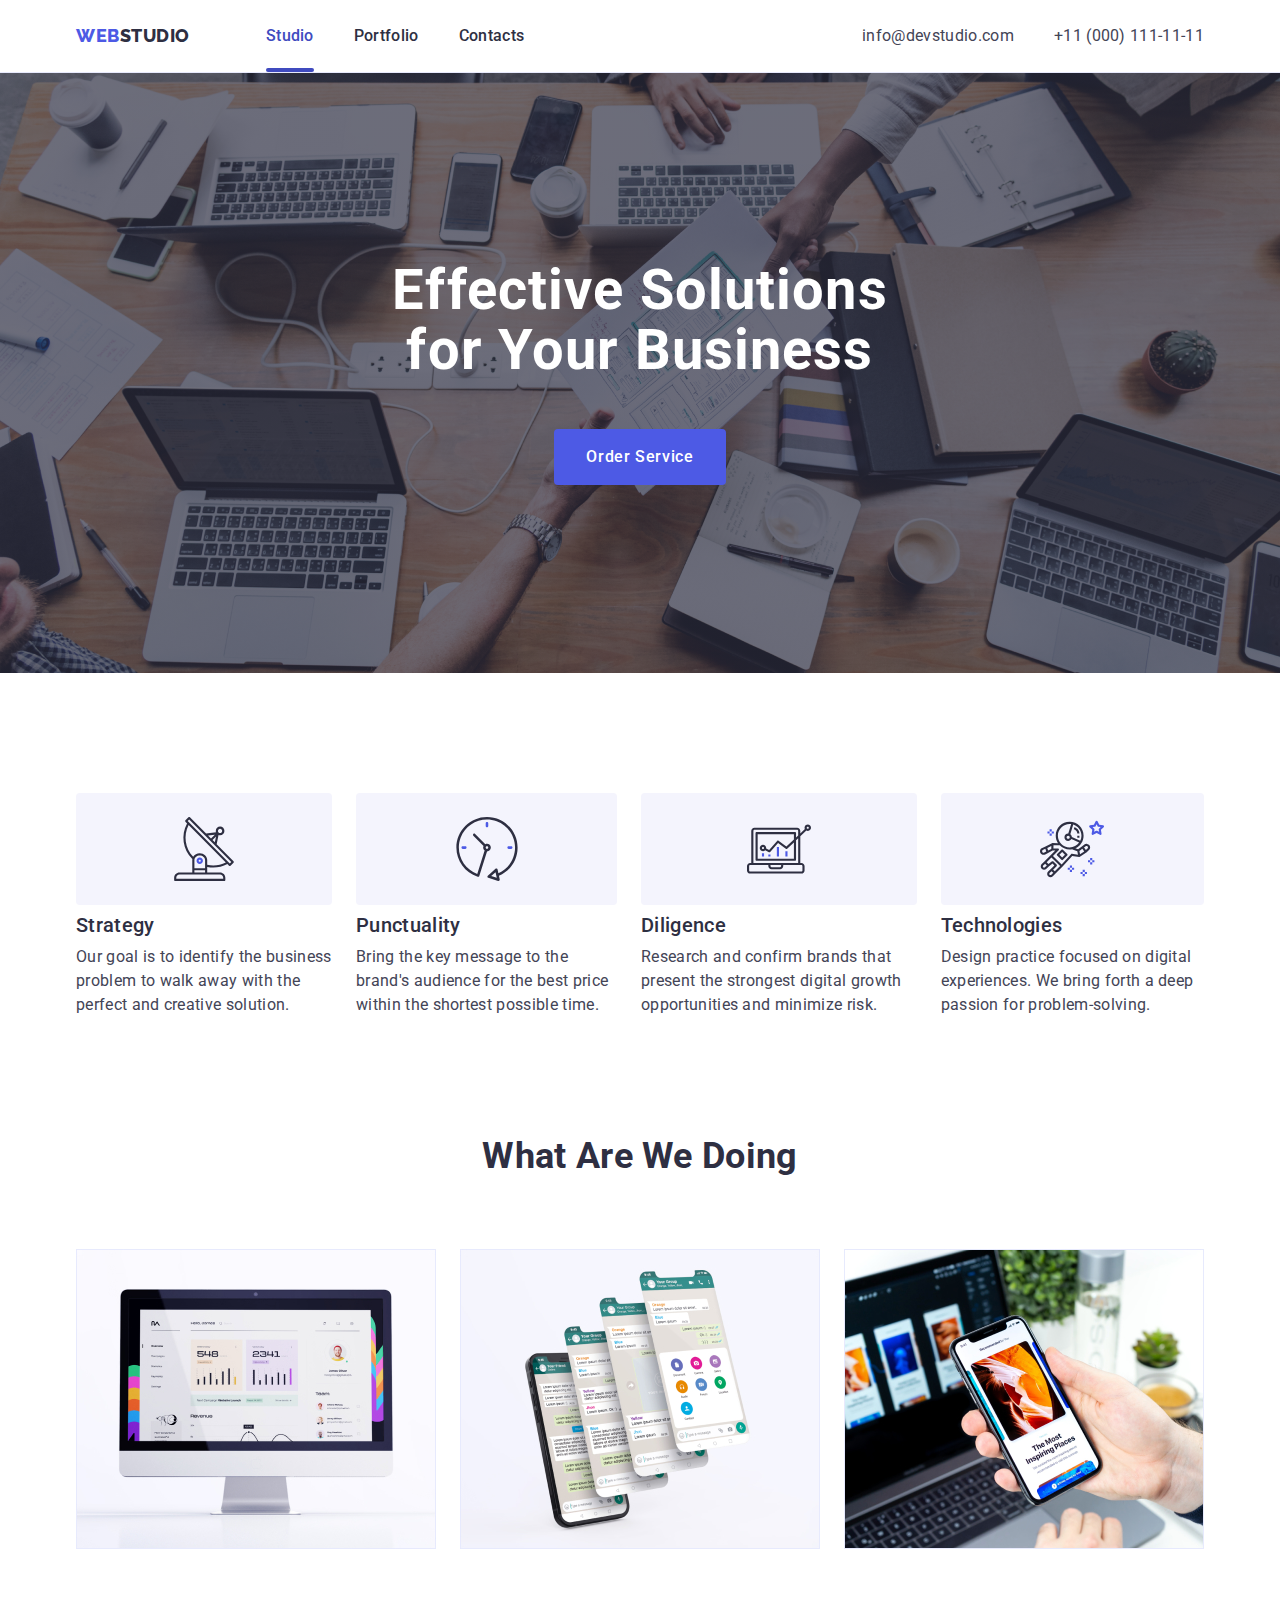
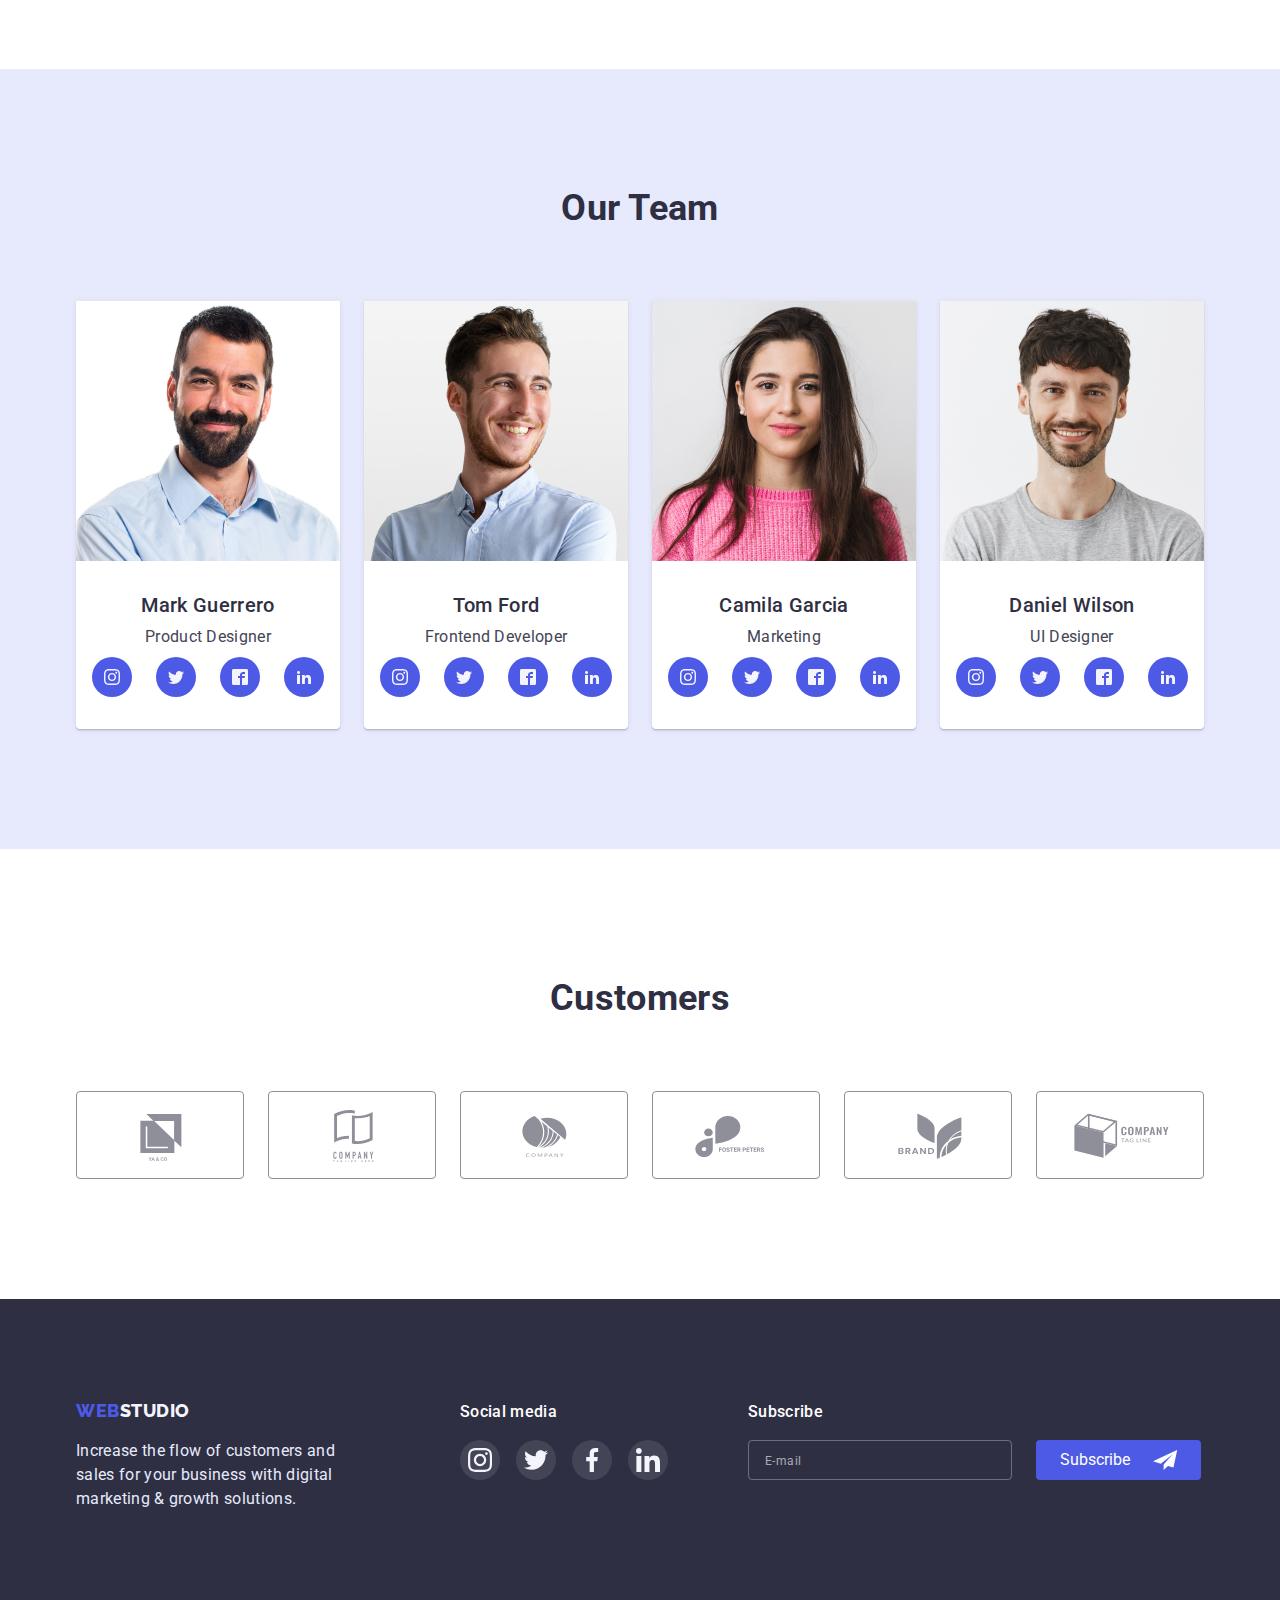
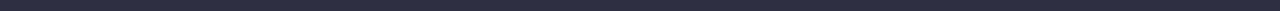
<file: index.html>
<!DOCTYPE html>
<html lang="en">
	<head>
		<meta charset="UTF-8" />
		<meta http-equiv="X-UA-Compatible" content="IE=edge" />
		<meta name="viewport" content="width=device-width, initial-scale=1.0" />
		<title>WebStudio</title>
		<link rel="preconnect" href="https://fonts.googleapis.com" />
		<link rel="preconnect" href="https://fonts.gstatic.com" crossorigin />
		<link
			href="https://fonts.googleapis.com/css2?family=Raleway:wght@800&family=Roboto:wght@400;500;700;900&display=swap"
			rel="stylesheet"
		/>
		<link
			rel="stylesheet"
			href="https://cdnjs.cloudflare.com/ajax/libs/modern-normalize/1.1.0/modern-normalize.min.css"
		/>
		<link rel="stylesheet" href="./css/styles.css" />
	</head>
	<body>
		<header class="page-header">
			<div class="container head-list">
				<nav class="head-nav">
					<a href="./index.html" class="logo"> <span class="logo-web">Web</span>Studio</a>

					<ul class="site-nav list">
						<li class="chapter"><a href="./index.html" class="link current">Studio</a></li>
						<li class="chapter"><a href="./portfolio.html" class="link">Portfolio</a></li>
						<li class="chapter"><a href="" class="link">Contacts</a></li>
					</ul>
				</nav>
				<address class="head-address">
					<ul class="address-nav list">
						<li class="chapter"><a href="mailto:info@devstudio.com" class="ping">info@devstudio.com</a></li>
						<li class="chapter"><a href="tel:+110001111111" class="ping">+11 (000) 111-11-11</a></li>
					</ul>
				</address>
			</div>
		</header>

		<main>
			<section class="section hero">
				<div class="container">
					<h1 class="main-title">Effective Solutions for Your Business</h1>
					<button type="button" class="push" data-modal-open>Order Service</button>
				</div>
			</section>

			<section class="section odds">
				<div class="container">
					<h2 class="section-title visually-hidden">Our advantages</h2>
					<ul class="advantages list">
						<li class="chapter">
							<h3 class="section-item">Strategy</h3>
							<p class="item-description skills"
								>Our goal is to identify the business problem to walk away with the perfect and creative solution.</p
							>
						</li>
						<li class="chapter">
							<h3 class="section-item">Punctuality</h3>
							<p class="item-description skills"
								>Bring the key message to the brand's audience for the best price within the shortest possible time.</p
							>
						</li>
						<li class="chapter">
							<h3 class="section-item">Diligence</h3>
							<p class="item-description skills"
								>Research and confirm brands that present the strongest digital growth opportunities and minimize risk.
							</p>
						</li>
						<li class="chapter">
							<h3 class="section-item">Technologies</h3>
							<p class="item-description skills"
								>Design practice focused on digital experiences. We bring forth a deep passion for problem-solving.</p
							>
						</li>
					</ul>
				</div>
			</section>

			<section class="section work">
				<div class="container">
					<h2 class="section-title">What Are We Doing</h2>
					<ul class="work-nav list">
						<li class="chapter">
							<img src="./images/images1.jpg" alt="profile" width="360" height="300" />
						</li>
						<li class="chapter">
							<img src="./images/images2.jpg" alt="apps" width="360" height="300" />
						</li>
						<li class="chapter">
							<img src="./images/images3.jpg" alt="pictures" width="360" height="300" />
						</li>
					</ul>
				</div>
			</section>

			<section class="section tint">
				<div class="container">
					<h2 class="section-title">Our Team</h2>
					<ul class="team-nav list">
						<li class="chapter">
							<img src="./images/imagesMark.jpg" alt="Mark Guerrero" width="264" height="260" />
							<div class="team-name">
								<h3 class="section-item">Mark Guerrero</h3>
								<p class="item-description">Product Designer</p>
								<ul class="team-link">
									<li class="team-social">
										<a href="" class="btn-social">
											<svg class="icon-team-social">
												<use href="./images/sprite.svg#icon-instagram"></use>
											</svg>
										</a>
									</li>
									<li class="team-social">
										<a href="" class="btn-social">
											<svg class="icon-team-social">
												<use href="./images/sprite.svg#icon-twitter"></use>
											</svg>
										</a>
									</li>
									<li class="team-social">
										<a href="" class="btn-social">
											<svg class="icon-team-social">
												<use href="./images/sprite.svg#icon-facebook2"></use>
											</svg>
										</a>
									</li>
									<li class="team-social">
										<a href="" class="btn-social">
											<svg class="icon-team-social">
												<use href="./images/sprite.svg#icon-linkedin2"></use>
											</svg>
										</a>
									</li>
								</ul>
							</div>
						</li>
						<li class="chapter">
							<img src="./images/Tom.Frontend.jpg" alt="Tom Ford" width="264" height="260" />
							<div class="team-name">
								<h3 class="section-item">Tom Ford</h3>
								<p class="item-description">Frontend Developer</p>
								<ul class="team-link">
									<li class="team-social">
										<a href="" class="btn-social">
											<svg class="icon-team-social">
												<use href="./images/sprite.svg#icon-instagram"></use>
											</svg>
										</a>
									</li>
									<li class="team-social">
										<a href="" class="btn-social">
											<svg class="icon-team-social">
												<use href="./images/sprite.svg#icon-twitter"></use>
											</svg>
										</a>
									</li>
									<li class="team-social">
										<a href="" class="btn-social">
											<svg class="icon-team-social">
												<use href="./images/sprite.svg#icon-facebook2"></use>
											</svg>
										</a>
									</li>
									<li class="team-social">
										<a href="" class="btn-social">
											<svg class="icon-team-social">
												<use href="./images/sprite.svg#icon-linkedin2"></use>
											</svg>
										</a>
									</li>
								</ul>
							</div>
						</li>
						<li class="chapter">
							<img src="./images/Camila.Marketing.jpg" alt="Camila Garcia" width="264" height="260" />
							<div class="team-name">
								<h3 class="section-item">Camila Garcia</h3>
								<p class="item-description">Marketing</p>
								<ul class="team-link">
									<li class="team-social">
										<a href="" class="btn-social">
											<svg class="icon-team-social">
												<use href="./images/sprite.svg#icon-instagram"></use>
											</svg>
										</a>
									</li>
									<li class="team-social">
										<a href="" class="btn-social">
											<svg class="icon-team-social">
												<use href="./images/sprite.svg#icon-twitter"></use>
											</svg>
										</a>
									</li>
									<li class="team-social">
										<a href="" class="btn-social">
											<svg class="icon-team-social">
												<use href="./images/sprite.svg#icon-facebook2"></use>
											</svg>
										</a>
									</li>
									<li class="team-social">
										<a href="" class="btn-social">
											<svg class="icon-team-social">
												<use href="./images/sprite.svg#icon-linkedin2"></use>
											</svg>
										</a>
									</li>
								</ul>
							</div>
						</li>
						<li class="chapter">
							<img src="./images/Man.UlDesig.jpg" alt="Daniel Wilson" width="264" height="260" />
							<div class="team-name">
								<h3 class="section-item">Daniel Wilson</h3>
								<p class="item-description">UI Designer</p>
								<ul class="team-link">
									<li class="team-social">
										<a href="" class="btn-social">
											<svg class="icon-team-social">
												<use href="./images/sprite.svg#icon-instagram"></use>
											</svg>
										</a>
									</li>
									<li class="team-social">
										<a href="" class="btn-social">
											<svg class="icon-team-social">
												<use href="./images/sprite.svg#icon-twitter"></use>
											</svg>
										</a>
									</li>
									<li class="team-social">
										<a href="" class="btn-social">
											<svg class="icon-team-social">
												<use href="./images/sprite.svg#icon-facebook2"></use>
											</svg>
										</a>
									</li>
									<li class="team-social">
										<a href="" class="btn-social">
											<svg class="icon-team-social">
												<use href="./images/sprite.svg#icon-linkedin2"></use>
											</svg>
										</a>
									</li>
								</ul>
							</div>
						</li>
					</ul>
				</div>
			</section>

			<section class="section customers">
				<div class="container">
					<h2 class="section-title">Customers</h2>
					<ul class="clients-list">
						<li class="client">
							<a href="" class="client-page">
								<svg class="client-icon" width="104" height="56">
									<use href="./images/symbol-defs.svg#icon-Logo10"></use>
								</svg>
							</a>
						</li>
						<li class="client">
							<a href="" class="client-page">
								<svg class="client-icon" width="104" height="56">
									<use href="./images/symbol-defs.svg#icon-Logo20"></use>
								</svg>
							</a>
						</li>
						<li class="client">
							<a href="" class="client-page">
								<svg class="client-icon" width="104" height="56">
									<use href="./images/symbol-defs.svg#icon-Logo30"></use>
								</svg>
							</a>
						</li>
						<li class="client">
							<a href="" class="client-page">
								<svg class="client-icon" width="104" height="56">
									<use href="./images/symbol-defs.svg#icon-Logo40"></use>
								</svg>
							</a>
						</li>
						<li class="client">
							<a href="" class="client-page">
								<svg class="client-icon" width="104" height="56">
									<use href="./images/symbol-defs.svg#icon-Logo50"></use>
								</svg>
							</a>
						</li>
						<li class="client">
							<a href="" class="client-page">
								<svg class="client-icon" width="104" height="56">
									<use href="./images/symbol-defs.svg#icon-Logo60"></use>
								</svg>
							</a>
						</li>
					</ul>
				</div>
			</section>
		</main>

		<footer class="section foot">
			<div class="container foot-info">
				<div class="foot-logo-end">
					<a href="./index.html" class="logo foot-part"> <span class="logo-web">Web</span>Studio</a>
					<p class="item-description"
						>Increase the flow of customers and sales for your business with digital marketing & growth solutions.</p
					>
				</div>

				<div class="foot-social-links">
					<p class="media">Social media</p>
					<ul class="social-list">
						<li class="social-item">
							<a href="" class="foot-link-back">
								<svg class="foot-link-sign" width="24px" height="24px">
									<use href="./images/fotter.svg#icon-instagramf"></use>
								</svg>
							</a>
						</li>
						<li class="social-item">
							<a href="" class="foot-link-back">
								<svg class="foot-link-sign" width="24px" height="24px">
									<use href="./images/fotter.svg#icon-twitterf"></use>
								</svg>
							</a>
						</li>
						<li class="social-item">
							<a href="" class="foot-link-back">
								<svg class="foot-link-sign" width="24px" height="24px">
									<use href="./images/fotter.svg#icon-facebookf"></use>
								</svg>
							</a>
						</li>
						<li class="social-item">
							<a href="" class="foot-link-back">
								<svg class="foot-link-sign" width="24px" height="24px">
									<use href="./images/fotter.svg#icon-linkedinf"></use>
								</svg>
							</a>
						</li>
					</ul>
				</div>

				<form class="subscribe-form" autocomplete="off">
					<p class="media">Subscribe</p>
					<div class="subscribe-field">
						<label class="subscribe-label">
							<input type="email" name="email" class="subscribe-input" placeholder="E-mail" />
						</label>
						<button type="submit" class="btn-subscribe">
							Subscribe
							<svg class="subscribe-icon" width="24" height="24">
								<use href="./images/telegram2.svg#icon-icon-send-1"></use>
							</svg>
						</button>
					</div>
				</form>
			</div>
		</footer>

		<div class="backdrop is-hidden" data-modal>
			<div class="modal">
				<button type="button" class="modal-close" data-modal-close>
					<svg class="btn-modal" width="8" height="8">
						<use href="./images/symbol-defs6.svg#icon-closedp-2-1-1"></use>
					</svg>
				</button>
				<form autocomplete="off">
					<b class="modal-topic">Leave your contacts and we will call you back</b>
					<label class="modal-item">
						<span class="input-name">Name</span>
						<input type="text" name="name" />
						<span class="person-input">
							<svg class="input-icon" width="18" height="24">
								<use href="./images/symbol-defs6.svg#icon-persondp-1-2"></use>
							</svg>
						</span>
					</label>

					<label class="modal-item">
						<span class="input-name">Phone</span>
						<input type="tel" name="tel" />
						<span class="person-input">
							<svg class="input-icon" width="18" height="24">
								<use href="./images/symbol-defs6.svg#icon-phonedp-1"></use>
							</svg>
						</span>
					</label>

					<label class="modal-item">
						<span class="input-name">Email</span>
						<input type="email" name="email" autocomplete="on" />
						<span class="person-input">
							<svg class="input-icon" width="18" height="24">
								<use href="./images/symbol-defs6.svg#icon-emaildp-1"></use>
							</svg>
						</span>
					</label>

					<label class="modal-item comment">
						<span class="input-name">Comment</span>
						<textarea name="comment" placeholder="Text input"></textarea>
					</label>

					<label class="modal-policy">
						<input class="checkbox" type="checkbox" name="privacy policy" />
						<span class="logo-check">
							<svg class="check" width="10" height="8">
								<use href="./images/symbol-defs6.svg#icon-Vector-2"></use>
							</svg>
						</span>
						I accept the terms and conditions of the
						<span>
							<a class="modal-police-box" href="#">Privacy Policy</a>
						</span>
					</label>

					<button type="submit" class="btn-send">Send</button>
				</form>
			</div>
		</div>

		<script src="./js/modal.js"></script>
	</body>
</html>
</file>
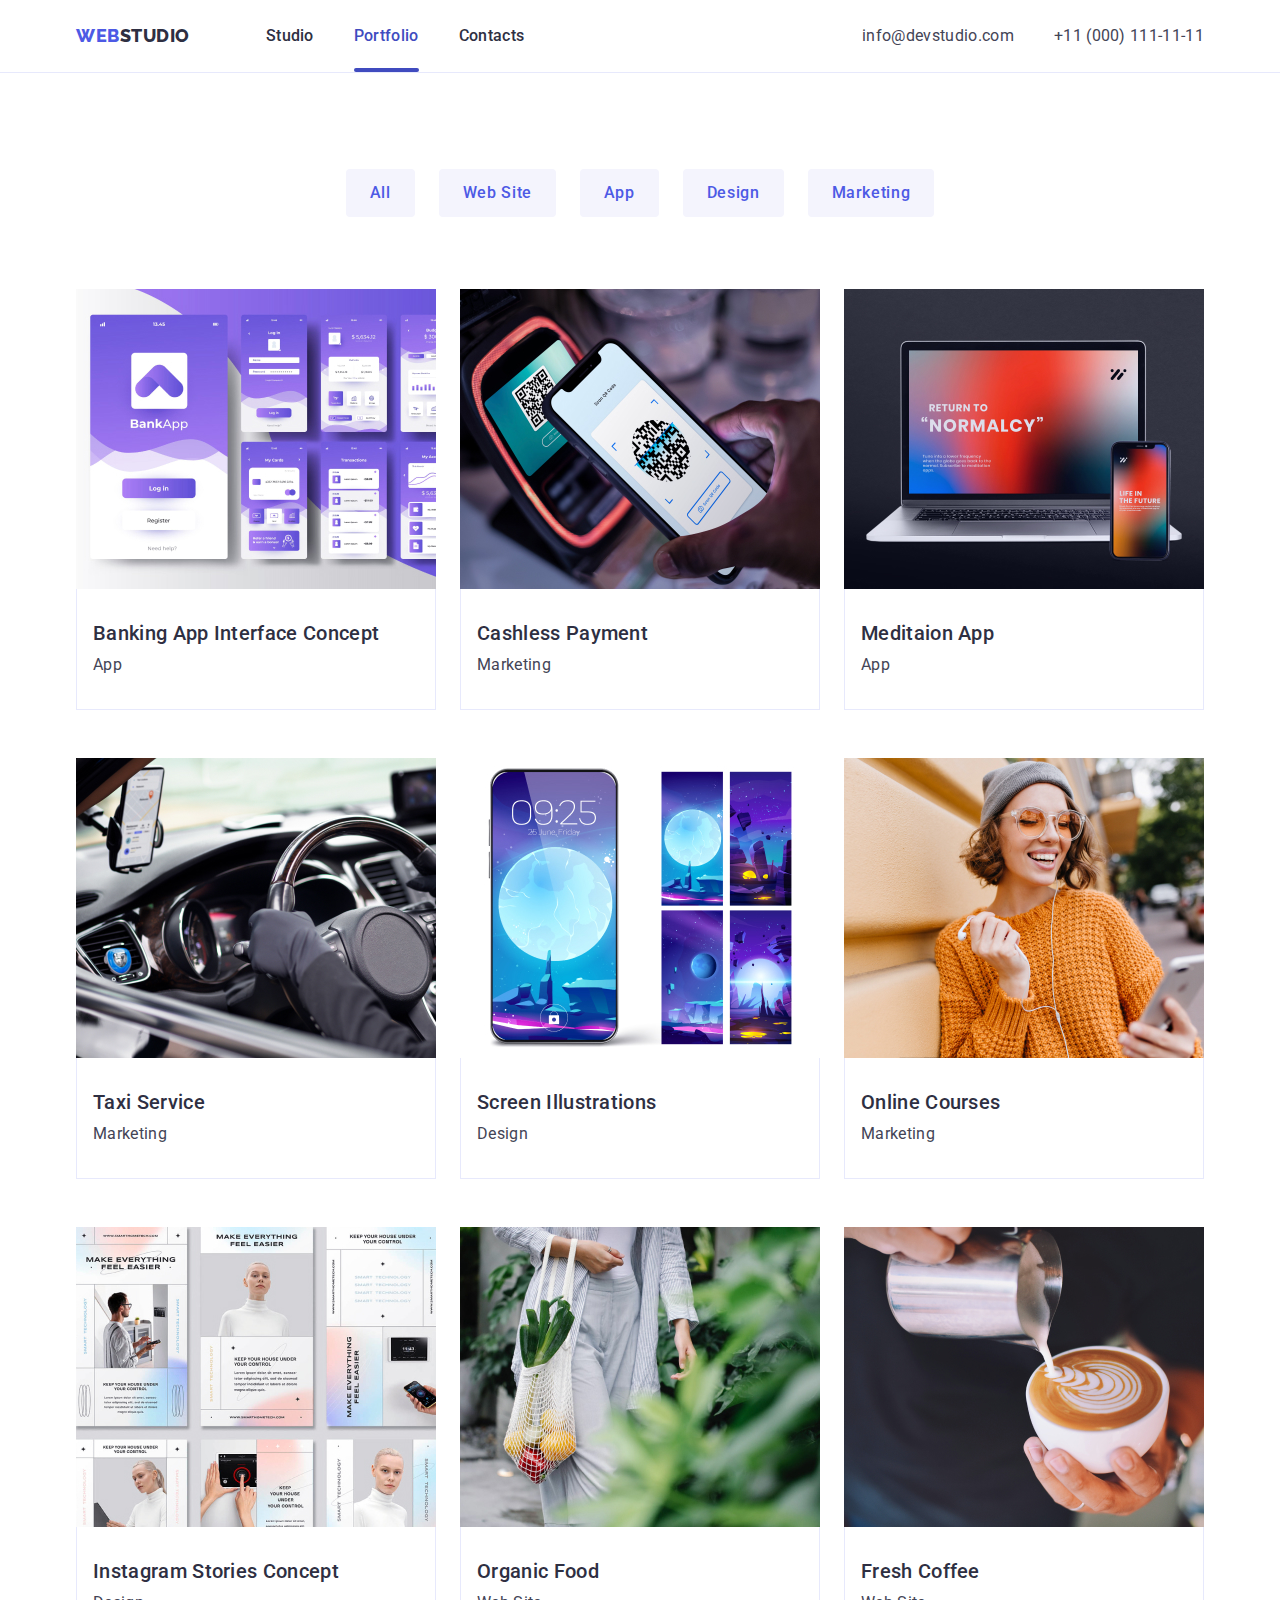
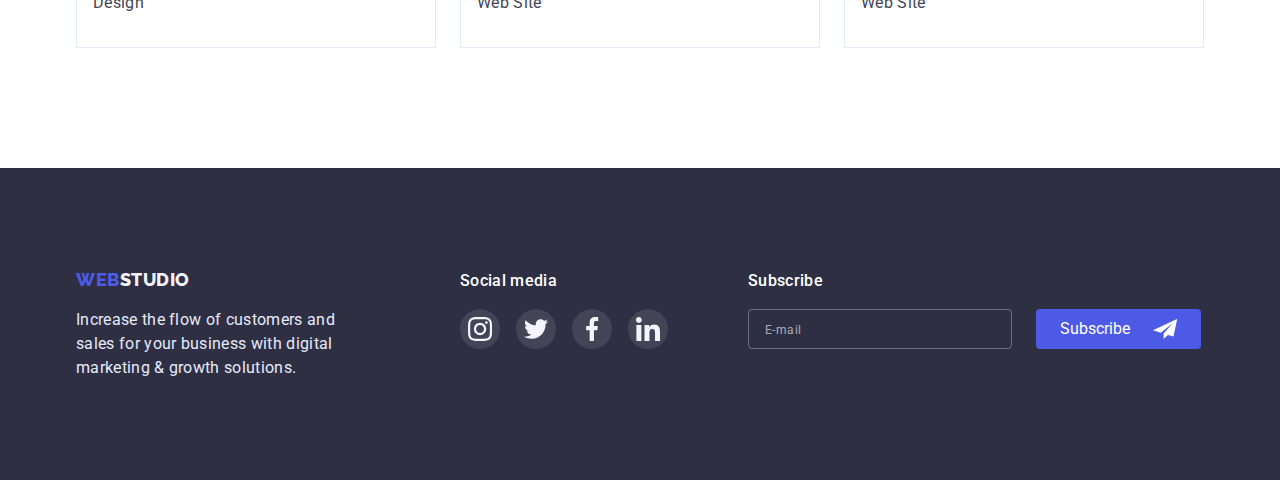
<file: portfolio.html>
<!DOCTYPE html>
<html lang="en">
	<head>
		<meta charset="UTF-8" />
		<meta http-equiv="X-UA-Compatible" content="IE=edge" />
		<meta name="viewport" content="width=device-width, initial-scale=1.0" />
		<title>Portfolio</title>
		<link rel="preconnect" href="https://fonts.googleapis.com" />
		<link rel="preconnect" href="https://fonts.gstatic.com" crossorigin />
		<link
			href="https://fonts.googleapis.com/css2?family=Raleway:wght@800&family=Roboto:wght@400;500;700;900&display=swap"
			rel="stylesheet"
		/>
		<link
			rel="stylesheet"
			href="https://cdnjs.cloudflare.com/ajax/libs/modern-normalize/1.1.0/modern-normalize.min.css"
		/>
		<link rel="stylesheet" href="./css/styles.css" />
	</head>

	<body>
		<header class="page-header">
			<div class="container head-list">
				<nav class="head-nav">
					<a href="./index.html" class="logo"> <span class="logo-web">Web</span>Studio</a>

					<ul class="site-nav list">
						<li class="chapter"><a href="./index.html" class="link">Studio</a></li>
						<li class="chapter"><a href="./portfolio.html" class="link current">Portfolio</a></li>
						<li class="chapter"><a href="" class="link">Contacts</a></li>
					</ul>
				</nav>
				<address class="head-address">
					<ul class="address-nav list">
						<li class="chapter"><a href="mailto:info@devstudio.com" class="ping">info@devstudio.com</a></li>
						<li class="chapter"><a href="tel:+110001111111" class="ping">+11 (000) 111-11-11</a></li>
					</ul>
				</address>
			</div>
		</header>

		<main>
			<section class="section options">
				<div class="container">
					<h1 class="section-title visually-hidden">Examples of works</h1>
					<ul class="btn-list list">
						<li class="chapter"><button type="button" class="btn-push">All</button></li>
						<li class="chapter"><button type="button" class="btn-push">Web Site</button></li>
						<li class="chapter"><button type="button" class="btn-push">App</button></li>
						<li class="chapter"><button type="button" class="btn-push">Design</button></li>
						<li class="chapter"><button type="button" class="btn-push">Marketing</button></li>
					</ul>

					<ul class="cards-nav list">
						<li class="chapter">
							<a href="#" class="galary">
								<div class="img-product">
									<img src="./images/imagesfoto1.jpg" alt="Interface of banking app" width="360" height="300" />
									<div class="card-product">
										<p class="card-text"
											>14 Stylish and User-Friendly App Design Concepts · Task Manager App · Calorie Tracker App ·
											Exotic Fruit Ecommerce App · Cloud Storage App</p
										>
									</div>
								</div>
								<div class="card-name">
									<h2 class="section-item">Banking App Interface Concept</h2>
									<p class="item-description">App</p>
								</div>
							</a>
						</li>
						<li class="chapter">
							<a href="#" class="galary">
								<div class="img-product">
									<img src="./images/imagesfoto2.jpg" alt="Reading QR-code" width="360" height="300" />
									<div class="card-product">
										<p class="card-text"
											>14 Stylish and User-Friendly App Design Concepts · Task Manager App · Calorie Tracker App ·
											Exotic Fruit Ecommerce App · Cloud Storage App</p
										>
									</div>
								</div>
								<div class="card-name">
									<h2 class="section-item">Cashless Payment</h2>
									<p class="item-description">Marketing</p>
								</div>
							</a>
						</li>
						<li class="chapter">
							<a href="#" class="galary">
								<div class="img-product">
									<img
										src="./images/imagesfoto3.jpg"
										alt="Screens of notebook and smartphone"
										width="360"
										height="300"
									/>
									<div class="card-product">
										<p class="card-text"
											>14 Stylish and User-Friendly App Design Concepts · Task Manager App · Calorie Tracker App ·
											Exotic Fruit Ecommerce App · Cloud Storage App</p
										>
									</div>
								</div>
								<div class="card-name">
									<h2 class="section-item">Meditaion App</h2>
									<p class="item-description">App</p>
								</div>
							</a>
						</li>
						<li class="chapter">
							<a href="#" class="galary">
								<div class="img-product">
									<img
										src="./images/imagesfoto4.jpg"
										alt="Driver's hands on the steering wheel"
										width="360"
										height="300"
									/>
									<div class="card-product">
										<p class="card-text"
											>14 Stylish and User-Friendly App Design Concepts · Task Manager App · Calorie Tracker App ·
											Exotic Fruit Ecommerce App · Cloud Storage App</p
										>
									</div>
								</div>
								<div class="card-name">
									<h2 class="section-item">Taxi Service</h2>
									<p class="item-description">Marketing</p>
								</div>
							</a>
						</li>
						<li class="chapter">
							<a href="#" class="galary">
								<div class="img-product">
									<img src="./images/imagesfoto5.jpg" alt="Smartphon's wallpapers" width="360" height="300" />
									<div class="card-product">
										<p class="card-text"
											>14 Stylish and User-Friendly App Design Concepts · Task Manager App · Calorie Tracker App ·
											Exotic Fruit Ecommerce App · Cloud Storage App</p
										>
									</div>
								</div>
								<div class="card-name">
									<h2 class="section-item">Screen Illustrations</h2>
									<p class="item-description">Design</p>
								</div>
							</a>
						</li>
						<li class="chapter">
							<a href="#" class="galary">
								<div class="img-product">
									<img src="./images/imagesfoto6.jpg" alt="Woman whith headphones" width="360" height="300" />
									<div class="card-product">
										<p class="card-text"
											>14 Stylish and User-Friendly App Design Concepts · Task Manager App · Calorie Tracker App ·
											Exotic Fruit Ecommerce App · Cloud Storage App</p
										>
									</div>
								</div>
								<div class="card-name">
									<h2 class="section-item">Online Courses</h2>
									<p class="item-description">Marketing</p>
								</div>
							</a>
						</li>
						<li class="chapter">
							<a href="#" class="galary">
								<div class="img-product">
									<img src="./images/imagesfoto7.jpg" alt="Instagram stories options" width="360" height="300" />
									<div class="card-product">
										<p class="card-text"
											>14 Stylish and User-Friendly App Design Concepts · Task Manager App · Calorie Tracker App ·
											Exotic Fruit Ecommerce App · Cloud Storage App</p
										>
									</div>
								</div>
								<div class="card-name">
									<h2 class="section-item">Instagram Stories Concept</h2>
									<p class="item-description">Design</p>
								</div>
							</a>
						</li>
						<li class="chapter">
							<a href="#" class="galary">
								<div class="img-product">
									<img src="./images/imagesfoto8.jpg" alt="Women with a bag of vegetables" width="360" height="300" />
									<div class="card-product">
										<p class="card-text"
											>14 Stylish and User-Friendly App Design Concepts · Task Manager App · Calorie Tracker App ·
											Exotic Fruit Ecommerce App · Cloud Storage App</p
										>
									</div>
								</div>
								<div class="card-name">
									<h2 class="section-item">Organic Food</h2>
									<p class="item-description">Web Site</p>
								</div>
							</a>
						</li>
						<li class="chapter">
							<a href="#" class="galary">
								<div class="img-product">
									<img src="./images/imagesfoto9.jpg" alt="Milk in coffee" width="360" height="300" />
									<div class="card-product">
										<p class="card-text"
											>14 Stylish and User-Friendly App Design Concepts · Task Manager App · Calorie Tracker App ·
											Exotic Fruit Ecommerce App · Cloud Storage App</p
										>
									</div>
								</div>
								<div class="card-name">
									<h2 class="section-item">Fresh Coffee</h2>
									<p class="item-description">Web Site</p>
								</div>
							</a>
						</li>
					</ul>
				</div>
			</section>
		</main>

		<footer class="section foot">
			<div class="container foot-info">
				<div class="foot-logo-end">
					<a href="./index.html" class="logo foot-part"> <span class="logo-web">Web</span>Studio</a>
					<p class="item-description"
						>Increase the flow of customers and sales for your business with digital marketing & growth solutions.</p
					>
				</div>

				<div class="foot-social-links">
					<h2 class="media">Social media</h2>
					<ul class="social-list">
						<li class="social-item">
							<a href="" class="foot-link-back">
								<svg class="foot-link-sign" width="24px" height="24px">
									<use href="./images/fotter.svg#icon-instagramf"></use>
								</svg>
							</a>
						</li>
						<li class="social-item">
							<a href="" class="foot-link-back">
								<svg class="foot-link-sign" width="24px" height="24px">
									<use href="./images/fotter.svg#icon-twitterf"></use>
								</svg>
							</a>
						</li>
						<li class="social-item">
							<a href="" class="foot-link-back">
								<svg class="foot-link-sign" width="24px" height="24px">
									<use href="./images/fotter.svg#icon-facebookf"></use>
								</svg>
							</a>
						</li>
						<li class="social-item">
							<a href="" class="foot-link-back">
								<svg class="foot-link-sign" width="24px" height="24px">
									<use href="./images/fotter.svg#icon-linkedinf"></use>
								</svg>
							</a>
						</li>
					</ul>
				</div>

				<form class="subscribe-form" autocomplete="off">
					<p class="media">Subscribe</p>
					<div class="subscribe-field">
						<label class="subscribe-label">
							<input type="email" name="email" class="subscribe-input" placeholder="E-mail" />
						</label>
						<button type="submit" class="btn-subscribe">
							Subscribe
							<svg class="subscribe-icon" width="24" height="24">
								<use href="./images/telegram2.svg#icon-icon-send-1"></use>
							</svg>
						</button>
					</div>
				</form>
			</div>
		</footer>
	</body>
</html>
</file>
<file: css/styles.css>
:root {
	--primary-background-color: #ffffff;
	--secondary-background-color: #2e2f42;
	--hero-text-color: #ffffff;
	--header-background-color: #e7e9fc;
	--footer-text-color: #e7e9fc;
	--main-text-color: #434456;
	--title-text-color: #2e2f42;
	--accent-color: #404bbf;
	--logo-part-color: #4d5ae5;
	--footer-logo-part: #f4f4fd;
	--footer-social-hover: #31d0aa;
	--custumer-logo-color: #8e8f99;
	--modal-bg-color: #fcfcfc;
	--modal-btn-color: #000000;
	--modal-policy-color: #757575;
	--modal-text-color: #8e8f99;

	--animation-function: cubic-bezier(0.4, 0, 0.2, 1);
	--animation-duration: 250ms;
}

/* Modal */

.backdrop {
	transition: opacity 250ms var(--animation-duration);
	position: fixed;
	top: 0;
	left: 0;
	right: 0;
	bottom: 0;
	background: rgba(46, 47, 66, 0.4);

	opacity: 1;
}

.backdrop.is-hidden {
	opacity: 0;
	pointer-events: none;
	/* visibility: ; */
}

.backdrop.is-hidden .modal {
	transform: translate(-50%, -50%) rotate(180deg) scale(0.2, 0.2);
	opacity: 0;
}

.modal {
	position: absolute;
	top: 50%;
	left: 50%;
	transform: translate(-50%, -50%) rotate(0) scale(1, 1);
	transition: transform 800ms var(--animation-function), box-shadow var(--animation-duration) var(--animation-function),
		opacity 250ms var(--animation-function);
	opacity: 1;

	width: 408px;
	height: 584px;
	padding: 72px 24px 24px;
	background-color: var(--modal-bg-color);
	box-shadow: 0px 1px 1px rgba(0, 0, 0, 0.14), 0px 1px 3px rgba(0, 0, 0, 0.12), 0px 2px 1px rgba(0, 0, 0, 0.2);
	border-radius: 4px;
}

.modal-police-box {
	font-size: 12px;
	line-height: 1.33;
	letter-spacing: 0.04em;
	color: #4d5ae5;
}

.modal-close {
	position: absolute;
	top: 30px;
	right: 24px;
	padding: 0;
	display: flex;
	align-items: center;
	justify-content: center;
	width: 24px;
	height: 24px;

	background: #e7e9fc;
	border: 1px solid rgba(0, 0, 0, 0.1);
	border-radius: 50%;
	transition: background-color var(--background-focus);
	transition-duration: 250ms;
	transition-timing-function: var(--cubic);
	cursor: pointer;
}

.btn-modal {
	transition: fill var(--animation-duration) var(--animation-function);
	fill: currentColor;
}

.modal-close:hover,
.modal-close:focus {
	border-color: var(--accent-color);
	background-color: var(--accent-color);
}

.modal-close:hover .btn-modal,
.modal-close:focus .btn-modal {
	fill: var(--hero-text-color);
}

/* Modal input */

form {
	display: flex;
	flex-direction: column;
}

.modal-topic {
	margin: 0 0 16px;
	font-weight: 500;
	text-align: center;
}

.modal-item {
	position: relative;
	margin-bottom: 8px;
}

.modal-item.comment {
	margin-bottom: 16px;
}

.input-name {
	display: block;

	font-weight: 400;
	font-size: 12px;
	line-height: 1.17;
	letter-spacing: 0.01em;
	color: var(--modal-text-color);

	margin-bottom: 4px;
}

.modal-item input {
	transition: border var(--animation-duration) var(--animation-function),
		fill var(--animation-duration) var(--animation-function);

	width: 100%;
	min-height: 40px;
	padding: 8px 16px;
	padding-left: 38px;
	margin: 0;

	font-weight: 400;
	font-size: 12px;
	line-height: 16px;
	letter-spacing: 0.04em;

	border: 1px solid rgba(33, 33, 33, 0.2);
	border-radius: 4px;
}

.modal-item input:focus,
textarea:focus {
	outline: none;
	border: 1px solid var(--accent-color);
}

.modal-item input:focus + .person-input > .input-icon {
	fill: var(--accent-color);
}

.person-input {
	width: 18px;
	height: 24px;
	position: absolute;
	bottom: 8px;
	left: 16px;
}

.modal-policy {
	font-weight: 400;
	font-size: 12px;
	line-height: 1.33;
	letter-spacing: 0.04em;
	transition-duration: 250ms;
	transition-timing-function: cubic-bezier(0.4, 0, 0.2, 1);

	margin-bottom: 24px;
	color: #8e8f99;
	cursor: pointer;
}

.checkbox:checked + .logo-check {
	background-color: var(--accent-color);
	border-color: var(--accent-color);
}

.checkbox:checked + .logo-check .check {
	fill: var(--footer-logo-part);
}

textarea {
	transition: border var(--animation-duration) var(--animation-function);

	resize: none;
	width: 100%;
	min-height: 120px;
	padding: 8px 16px;
	border: 1px solid rgba(33, 33, 33, 0.2);
	border-radius: 4px;
}

::placeholder {
	font-weight: 400;
	font-size: 12px;
	line-height: 16px;
	letter-spacing: 0.04em;

	color: rgba(117, 117, 117, 0.5);
}

.checkbox {
	-webkit-appearance: none;
	-moz-appearance: none;
	appearance: none;

	position: absolute;
}

.logo-check {
	transition: background-color var(--animation-duration) var(--animation-function),
		border-color var(--animation-duration) var(--animation-function),
		fill var(--animation-duration) var(--animation-function);
	display: inline-block;
	text-align: center;
	/* align-items: center;
  justify-content: center; */

	width: 16px;
	height: 16px;
	border: 1.25px solid var(--secondary-background-color);
	border-radius: 2px;
	margin-right: 8px;
}

.check {
	fill: transparent;
}

.btn-send {
	transition: background-color var(--animation-duration) var(--animation-function);

	display: inline-block;
	min-width: 169px;
	height: 56px;
	margin: 0 auto 0 auto;
	padding: 16px 32px;
	font-family: inherit;
	font-weight: 500;
	font-size: 16px;
	line-height: 1.5;
	text-align: center;
	cursor: pointer;
	background-color: var(--logo-part-color);
	box-shadow: 0px 4px 4px rgba(0, 0, 0, 0.15);
	border-radius: 4px;
	border: none;
	color: #ffffff;
}

.btn-send:hover,
.btn-send:focus {
	background-color: var(--accent-color);
}

/* body */

body {
	margin: 0;
	background-color: var(--primary-background-color);
	color: var(--main-text-color);

	font-family: "Roboto", sans-serif;
	letter-spacing: 0.02em;
	font-size: 16px;
	line-height: 1.5;
}

.container {
	width: 1158px;
	margin: 0 auto;
	padding-left: 15px;
	padding-right: 15px;

	/* outline: 2px solid green; */
}
/* .logo,
.chapter {
  outline: 1px solid red;
} */

.list {
	list-style: none;
	margin: 0;
}

/* header */

.page-header {
	border-bottom: 1px solid var(--header-background-color);
}

.logo {
	margin-right: 76px;
	color: var(--title-text-color);

	font-family: "Raleway", sans-serif;
	font-weight: 800;
	font-size: 18px;
	line-height: 1.33;
	letter-spacing: 0.03em;
	text-transform: uppercase;
	text-decoration-line: none;
}

.logo-web {
	color: var(--logo-part-color);
}

.site-nav .link.current {
	position: relative;
	color: var(--accent-color);
}

.site-nav .link::after,
.site-nav .link::after {
	content: "";
	position: absolute;
	left: 0;
	bottom: 0;
	display: block;
	width: 100%;
	height: 4px;
	background-color: var(--accent-color);
	border-radius: 2px;

	transform: scale(0, 0);
	transition: transform var(--animation-duration) var(--animation-function) 100ms;
}

.site-nav .link:hover::after,
.site-nav .link:focus::after {
	transform: scale(1, 1);
}

.site-nav .link.current::after {
	content: "";
	position: absolute;
	left: 0;
	bottom: 0;
	display: block;
	width: 100%;
	height: 4px;
	background-color: var(--accent-color);
	border-radius: 2px;

	transform: scale(1);
}

.site-nav .link {
	position: relative;
	transition: color var(--animation-duration) var(--animation-function);

	display: block;
	padding-top: 24px;
	padding-bottom: 24px;

	color: var(--title-text-color);

	font-weight: 500;
	font-size: 16px;
	line-height: 1.5;
	text-decoration-line: none;
}
.site-nav .link:hover,
.site-nav .link:focus {
	color: var(--accent-color);
}

.site-nav {
	display: flex;
}

.site-nav .chapter:not(:last-child) {
	margin-right: 40px;
}

.ping {
	transition: color var(--animation-duration) var(--animation-function);

	color: var(--main-text-color);

	font-style: normal;
	font-size: 16px;
	line-height: 1.5;
	text-decoration-line: none;
}

.address-nav .ping:hover,
.address-nav .ping:focus {
	color: var(--accent-color);
}

.address-nav {
	display: flex;
}

.address-nav .chapter + .chapter {
	margin-left: 40px;
}
/* .address-nav .chapter:not(:last-child) {
  margin-right: 40px;
} */

.address-nav .ping {
	display: block;
}

.head-nav {
	display: flex;
	align-items: center;
	justify-content: flex-start;
}

.container.head-list {
	display: flex;
	align-items: center;
	justify-content: space-between;
}

/* main hero */

.section.hero {
	padding-top: 188px;
	padding-bottom: 188px;
	max-width: 1440px;
	height: 600px;
	margin-left: auto;
	margin-right: auto;
	background-image: linear-gradient(to right, rgba(46, 47, 66, 0.7), rgba(46, 47, 66, 0.7)),
		url(../images/people-office1.jpg);
	background-color: var(--secondary-background-color);
	background-repeat: no-repeat;
	background-position: center;
	background-size: cover;
}

.hero .container {
	text-align: center;
}

.container .main-title {
	margin: 0 auto 48px;
	text-align: center;

	color: var(--hero-text-color);
	width: 496px;

	font-weight: 700;
	font-size: 56px;
	line-height: 1.07;
	letter-spacing: 0.02em;
}

.push {
	transition: background-color var(--animation-duration) var(--animation-function);

	border-radius: 4px;
	margin: 0;
	padding: 16px 32px;
	min-width: 169px;
	border: none;

	background-color: var(--logo-part-color);
	color: var(--hero-text-color);
	cursor: pointer;

	font-family: inherit;
	font-weight: 500;
	font-size: 16px;
	line-height: 1.5;
	text-align: center;
	letter-spacing: 0.04em;
}

.push:hover,
.push:focus {
	background-color: var(--accent-color);
}

/* main */

img {
	display: block;
}

ul {
	padding: 0;
}

.section.work {
	padding-bottom: 120px;
}

.item-description {
	margin: 0;
}

.tint {
	background-color: var(--header-background-color);
}

.section-title,
.section-item {
	color: var(--title-text-color);
}

.section-title {
	margin-top: 0;
	margin-bottom: 72px;
	font-weight: 700;
	font-size: 36px;
	line-height: 1.11;
	text-align: center;
}

.section-item {
	margin-top: 0;
	margin-right: auto;
	margin-bottom: 8px;

	font-weight: 500;
	font-size: 20px;
	line-height: 1.2;
}

/* Advantages */

.section.odds {
	padding-top: 120px;
	padding-bottom: 120px;
}

.advantages.list {
	display: flex;
}

.advantages .chapter:not(:last-child) {
	margin-right: 24px;
}

.advantages .chapter {
	width: calc((100%-24px * 3) / 4);
}

.advantages .chapter::before {
	content: "";
	display: block;
	height: 112px;
	margin-bottom: 8px;
	background-color: var(--footer-logo-part);
	border-radius: 4px;
	background-repeat: no-repeat;
	background-position: center;
}

.advantages .chapter:nth-child(1)::before {
	background-image: url(../images/antenna1.svg);
}

.advantages .chapter:nth-child(2)::before {
	background-image: url(../images/clock1.svg);
}

.advantages .chapter:nth-child(3)::before {
	background-image: url(../images/diagram1.svg);
}

.advantages .chapter:nth-child(4)::before {
	background-image: url(../images/astronaut1.svg);
}

/* Work */

.work-nav.list {
	display: flex;
}

.work-nav .chapter:not(:last-child) {
	margin-right: 24px;
}

/* Team */

.section.tint {
	margin-left: auto;
	margin-right: auto;
	padding-top: 120px;
	padding-bottom: 120px;
}

.team-nav .chapter {
	background-color: var(--primary-background-color);
	box-shadow: 0px 1px 6px rgba(46, 47, 66, 0.08), 0px 1px 1px rgba(46, 47, 66, 0.16), 0px 2px 1px rgba(46, 47, 66, 0.08);
	border-radius: 0 0 4px 4px;
}

.team-nav.list {
	display: flex;
	text-align: center;
}

.team-nav .chapter:not(:last-child) {
	margin-right: 24px;
}
/* .team-nav .chapter + .chapter {
  margin-left: 24px;
} */

.team-name {
	padding: 32px 16px;
	text-align: center;
}

.team-name .item-description {
	margin-bottom: 8px;
}

.team-link {
	display: flex;
	list-style: none;
}

.team-social:not(:last-child) {
	margin-right: 24px;
}

.btn-social {
	transition: background-color var(--animation-duration) var(--animation-function);

	display: flex;
	justify-content: center;
	align-items: center;
	width: 40px;
	height: 40px;
	background-color: var(--logo-part-color);
	border-radius: 50%;
}

.btn-social:hover,
.btn-social:focus {
	background-color: var(--accent-color);
}

.icon-team-social {
	width: 16px;
	height: 16px;
	fill: var(--footer-logo-part);
}

/* Customers */

.section.customers {
	padding-top: 130px;
	padding-bottom: 120px;
}

.clients-list {
	display: flex;
	list-style: none;
}

.client:not(:last-child) {
	margin-right: 24px;
}

.client-page {
	transition: border var(--animation-duration) var(--animation-function);

	display: flex;
	justify-content: center;
	align-items: center;
	width: 168px;
	height: 88px;
	border: 1px solid var(--custumer-logo-color);
	border-radius: 4px;
}

.client-page:not(:last-child) {
	margin-right: 24px;
}

.client-icon {
	transition: fill var(--animation-duration) var(--animation-function);
	fill: var(--custumer-logo-color);
}

.client-page:hover,
.client-page:focus {
	border: 1px solid var(--accent-color);
}
.client-page:hover .client-icon,
.client-page:focus .client-icon {
	fill: var(--accent-color);
}

.clients-list {
	margin-top: 0;
	margin-bottom: 0;
}

/* footer */

footer {
	background-color: var(--secondary-background-color);
	color: var(--footer-text-color);
}

.section.foot {
	margin-left: auto;
	margin-right: auto;
	padding-top: 100px;
	padding-bottom: 100px;
}

.foot-logo-end {
	margin-right: 120px;
}

.foot-part {
	color: var(--footer-logo-part);
}

.foot .item-description {
	width: 264px;
}

.logo.foot-part {
	display: block;
	margin: 0 0 16px;
}

.media {
	margin: 0 auto 16px 0;
	font-weight: 500;
	font-size: 16px;
	line-height: 1.5;
	letter-spacing: 0.02em;

	color: var(--hero-text-color);
}

.social-list {
	display: flex;
	margin: 0;
	text-align: center;
	list-style: none;
}

.social-item:not(:last-child) {
	margin-right: 16px;
}

.foot-link-back {
	transition: background-color var(--animation-duration) var(--animation-function);

	display: flex;
	justify-content: center;
	align-items: center;
	border-radius: 50%;
	width: 40px;
	height: 40px;
	background-color: rgba(255, 255, 255, 0.1);
}

.foot-link-back:hover,
.foot-link-back:focus {
	background-color: var(--footer-social-hover);
}

.foot-info {
	display: flex;
	align-items: baseline;
}

.foot-social-links {
	margin-right: 80px;
}

.subscribe-field {
	display: flex;
}

.subscribe-label {
	margin-right: 24px;
}

.subscribe-label input {
	transition: border var(--animation-duration) var(--animation-function);

	min-width: 264px;
	min-height: 40px;
	padding: 8px 16px;
	border: 1px solid rgba(255, 255, 255, 0.3);
	box-shadow: drop-shadow(0px 4px 4px rgba(0, 0, 0, 0.15));
	border-radius: 4px;
	background-color: transparent;
	color: var(--footer-logo-part);
}

.subscribe-label input:focus {
	outline: none;
	border: 1px solid var(--accent-color);
}

.subscribe-input::placeholder {
	font-size: 12px;
	line-height: 2;
	letter-spacing: 0.04em;

	color: rgba(255, 255, 255, 0.6);
}

.btn-subscribe {
	display: flex;
	padding: 8px 24px;
	min-width: 165px;
	height: 40px;
	color: var(--hero-text-color);
	background-color: var(--logo-part-color);
	border: transparent;
	border-radius: 4px;
	align-items: center;
	justify-content: space-between;
	cursor: pointer;
}

.btn-subscribe:hover,
.btn-subscribe:focus {
	background-color: var(--accent-color);
}

/* Portfolio */

.section.options {
	padding-top: 96px;
	padding-bottom: 120px;
}

.btn-list {
	margin-bottom: 72px;
}

/* Portfolio's buttons */

.btn-push {
	transition: background-color var(--animation-duration) var(--animation-function),
		color var(--animation-duration) var(--animation-function),
		box-shadow var(--animation-duration) var(--animation-function);

	border-radius: 4px;
	padding: 12px 24px;
	min-width: 69px;
	border: 1px solid #e7e9fc;
	border: none;

	background-color: var(--footer-logo-part);
	color: var(--logo-part-color);
	cursor: pointer;

	font-family: inherit;
	font-weight: 500;
	font-size: 16px;
	line-height: 1.5;
	text-align: center;
	letter-spacing: 0.04em;
}

.btn-push:hover,
.btn-push:focus {
	background-color: var(--accent-color);
	color: var(--hero-text-color);
	box-shadow: 0px 3px 1px rgba(0, 0, 0, 0.1), 0px 2px 1px rgba(0, 0, 0, 0.08), 0px 2px 2px rgba(0, 0, 0, 0.12);
}

.btn-list.list {
	display: flex;
	justify-content: center;
}

.btn-list .chapter:not(:last-child) {
	margin-right: 24px;
}
/* .btn-list .chapter + .chapter {
  margin-left: 24px;
} */

/* Portfolio's cards */

.cards-nav.list {
	display: flex;
	flex-wrap: wrap;
}

img {
	display: block;
}
.cards-nav .chapter {
	margin-right: 24px;
	margin-bottom: 48px;

	width: calc((100% - (24px * 2)) / 3);
}

.cards-nav .chapter:nth-child(3n) {
	margin-right: 0;
}

.cards-nav .chapter:nth-last-child(-n + 3) {
	margin-bottom: 0;
}

.card-name {
	padding: 32px 16px;
	margin: 0;

	border: 1px solid var(--header-background-color);
	border-top: none;
}

/* Portfolio's galary */

.galary {
	transition: box-shadow var(--animation-duration) var(--animation-function);
	display: block;
	color: var(--main-text-color);

	text-decoration-line: none;
}

.chapter .galary:hover,
.chapter .galary:focus {
	box-shadow: 0px 1px 6px rgba(46, 47, 66, 0.08), 0px 1px 1px rgba(46, 47, 66, 0.16), 0px 2px 1px rgba(46, 47, 66, 0.08);
}

.img-product {
	position: relative;
	overflow: hidden;
}

.card-text {
	margin-top: 0;
	margin-bottom: auto;
}

.chapter .galary:hover .card-product,
.chapter .galary:focus .card-product {
	transform: translateY(0);
}

.card-product {
	position: absolute;
	top: 0;
	left: 0;
	transform: translateY(100%);
	transition: transform var(--animation-duration) var(--animation-function);

	width: 360px;
	height: 300px;
	padding: 40px 32px;

	background-color: rgba(77, 90, 229, 0.8);
	color: var(--footer-logo-part);
}

/* Visually hidden */

.visually-hidden {
	position: absolute;
	width: 1px;
	height: 1px;
	margin: -1px;
	border: 0;
	padding: 0;

	white-space: nowrap;
	clip-path: inset(100%);
	clip: rect(0 0 0 0);
	overflow: hidden;
}
</file>
